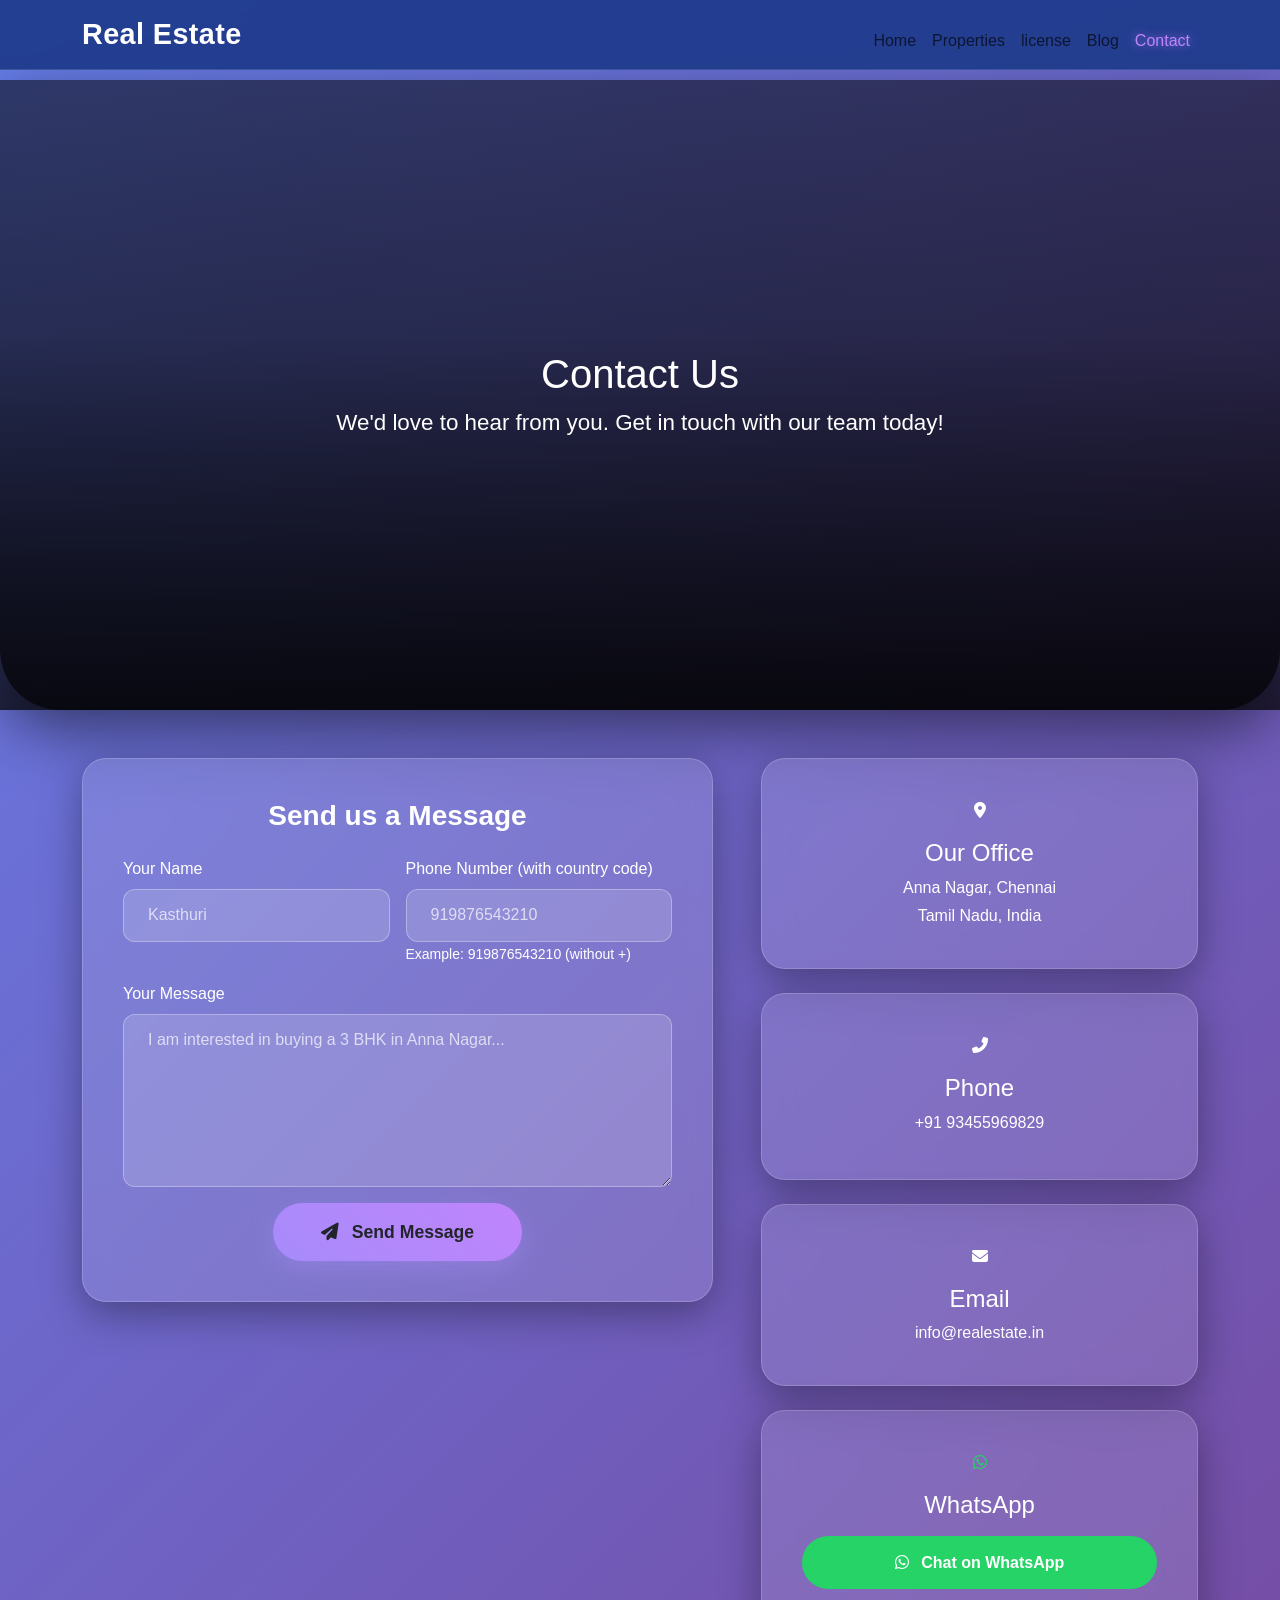
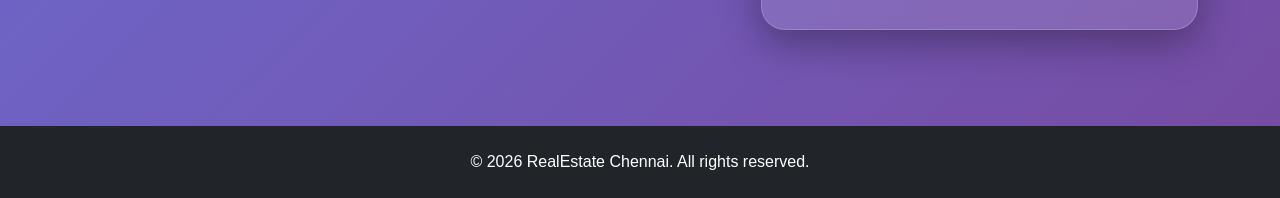
<file: contact.html>
<!DOCTYPE html>
<html lang="en">
<head>
    <meta charset="UTF-8">
    <meta name="viewport" content="width=device-width, initial-scale=1.0">
    <title>Contact Us - RealEstate Chennai</title>

    <link href="https://cdn.jsdelivr.net/npm/bootstrap@5.3.3/dist/css/bootstrap.min.css" rel="stylesheet">
    <link rel="stylesheet" href="https://cdnjs.cloudflare.com/ajax/libs/font-awesome/6.5.0/css/all.min.css">
    <link rel="stylesheet" href="https://cdnjs.cloudflare.com/ajax/libs/animate.css/4.1.1/animate.min.css">

    <style>
        body {
            background: linear-gradient(135deg, #667eea 0%, #764ba2 100%);
            color: white;
            min-height: 100vh;
            font-family: 'Segoe UI', sans-serif;
        }
        .navbar {
            background: rgba(30, 58, 138, 0.92) !important;
            backdrop-filter: blur(12px);
            border-bottom: 1px solid rgba(255,255,255,0.12);
        }
        .navbar-brand {
            font-weight: 800;
            font-size: 1.8rem;
            color: #ffffff !important;
            letter-spacing: 0.4px;
        }
        .nav-link.active {
            color: #c084fc !important;
            text-shadow: 0 0 10px rgba(192,132,252,0.7);
        }
        .contact-header {
            position: relative;
            height: 70vh;
            min-height: 500px;
            background: linear-gradient(rgba(0,0,0,0.55), rgba(0,0,0,0.75)),
                        url('https://images.pexels.com/photos/106399/pexels-photo-106399.jpeg?auto=compress&cs=tinysrgb&w=1920') center/cover no-repeat;
            display: flex;
            align-items: center;
            justify-content: center;
            text-align: center;
            border-bottom-left-radius: 60px;
            border-bottom-right-radius: 60px;
            box-shadow: 0 20px 60px rgba(0,0,0,0.5);
        }
        .contact-overlay {
            position: absolute;
            inset: 0;
            background: linear-gradient(to bottom, transparent 40%, rgba(0,0,0,0.7));
        }
       
        
        .contact-subtitle {
            font-size: 1.4rem;
            max-width: 800px;
            margin: 0 auto;
            opacity: 0.9;
            z-index: 2;
        }
        .contact-card {
            background: rgba(255,255,255,0.12);
            backdrop-filter: blur(15px);
            border: 1px solid rgba(255,255,255,0.18);
            border-radius: 24px;
            padding: 2.5rem;
            transition: all 0.4s ease;
            box-shadow: 0 12px 40px rgba(0,0,0,0.35);
        }
        .contact-card:hover {
            transform: translateY(-12px);
            box-shadow: 0 25px 60px rgba(0,0,0,0.5);
        }
        
        .form-control, .form-select {
            background: rgba(255,255,255,0.15);
            border: 1px solid rgba(255,255,255,0.3);
            color: white;
            border-radius: 12px;
            padding: 0.85rem 1.5rem;
        }
        .form-control:focus, .form-select:focus {
            background: rgba(255,255,255,0.25);
            border-color: #c084fc;
            box-shadow: 0 0 0 0.3rem rgba(192,132,252,0.3);
            color: white;
        }
        .form-control::placeholder {
            color: rgba(255,255,255,0.7);
        }
        .btn-submit {
            background: linear-gradient(45deg, #a78bfa, #c084fc);
            border: none;
            padding: 1rem 2.5rem;
            border-radius: 50px;
            font-weight: 600;
            font-size: 1.1rem;
            transition: all 0.3s;
            box-shadow: 0 8px 25px rgba(167,139,250,0.4);
        }
        .btn-submit:hover {
            transform: translateY(-4px);
            box-shadow: 0 15px 40px rgba(167,139,250,0.6);
            background: linear-gradient(45deg, #c084fc, #a78bfa);
        }
        .whatsapp-btn {
            background: #25D366;
            color: white;
            border: none;
            padding: 0.9rem 2rem;
            border-radius: 50px;
            font-weight: 600;
            transition: all 0.3s;
        }
        .whatsapp-btn:hover {
            background: #20b858;
            transform: translateY(-3px);
        }
        body {
            padding-top: 80px;
        }
        .navbar-toggler {
            border-color: rgba(255,255,255,0.35);
        }
        .navbar-collapse {
            margin-top: 0.75rem;
        }
        @media (max-width: 991.98px) {
            body {
                padding-top: 72px;
            }
            .navbar-collapse {
                background: rgba(15, 23, 42, 0.95);
                border-radius: 16px;
                padding: 1rem;
                box-shadow: 0 18px 32px rgba(15, 23, 42, 0.28);
            }
            .contact-header {
                min-height: 430px;
                height: auto;
                padding: 5rem 1rem 3rem;
                border-bottom-left-radius: 32px;
                border-bottom-right-radius: 32px;
            }
            .contact-title {
                font-size: clamp(2.3rem, 8vw, 3.6rem);
            }
            .contact-subtitle {
                font-size: 1.1rem;
            }
            .contact-card {
                padding: 1.5rem;
            }
        }
        @media (max-width: 575.98px) {
            body {
                padding-top: 68px;
            }
            .contact-header {
                min-height: 360px;
                padding: 4.5rem 1rem 2.5rem;
                border-bottom-left-radius: 24px;
                border-bottom-right-radius: 24px;
            }
            .contact-subtitle {
                font-size: 1rem;
            }
            .btn-submit,
            .whatsapp-btn {
                width: 100%;
            }
        }
    </style>
</head>
<body>

    <!-- Navbar -->
    <nav class="navbar navbar-expand-lg fixed-top">
        <div class="container">
            <a class="navbar-brand fw-bold" href="index.html">Real Estate</a>
            <button class="navbar-toggler" type="button" data-bs-toggle="collapse" data-bs-target="#navbarNav">
                <span class="navbar-toggler-icon"></span>
            </button>
            <div class="collapse navbar-collapse" id="navbarNav">
                <ul class="navbar-nav ms-auto">
                    <li class="nav-item"><a class="nav-link" href="index.html">Home</a></li>
                    <li class="nav-item"><a class="nav-link" href="properties.html">Properties</a></li>
                  <li class="nav-item"><a class="nav-link" href="license.html">license</a></li>
                    <li class="nav-item"><a class="nav-link" href="blog.html">Blog</a></li>
                    <li class="nav-item"><a class="nav-link active" href="contact.html">Contact</a></li>
                </ul>
            </div>
        </div>
    </nav>

    <!-- Contact Header -->
    <header class="contact-header">
        <div class="contact-overlay"></div>
        <div class="position-relative z-2">
            <h1 class="contact-title animate__animated animate__fadeInDown">Contact Us</h1>
            <p class="contact-subtitle animate__animated animate__fadeInUp">We'd love to hear from you. Get in touch with our team today!</p>
        </div>
    </header>

    <!-- Contact Section -->
    <section class="py-5">
        <div class="container">
            <div class="row g-5">
                <!-- Form -->
                <div class="col-lg-7">
                    <div class="contact-card animate__animated animate__fadeInLeft">
                        <h3 class="mb-4 fw-bold text-center">Send us a Message</h3>
                        <form id="contactForm">
                            <div class="row g-3">
                                <div class="col-md-6">
                                    <label class="form-label fw-medium">Your Name</label>
                                    <input type="text" class="form-control" id="name" placeholder="Kasthuri" required>
                                </div>
                                <div class="col-md-6">
                                    <label class="form-label fw-medium">Phone Number (with country code)</label>
                                    <input type="tel" class="form-control" id="phone" placeholder="919876543210" required pattern="[0-9]{10,15}">
                                    <small class="text-white-75">Example: 919876543210 (without +)</small>
                                </div>
                                <div class="col-12">
                                    <label class="form-label fw-medium">Your Message</label>
                                    <textarea class="form-control" id="message" rows="6" placeholder="I am interested in buying a 3 BHK in Anna Nagar..." required></textarea>
                                </div>
                                <div class="col-12 text-center">
                                    <button type="submit" class="btn btn-submit px-5 py-3 fw-bold">
                                        <i class="fas fa-paper-plane me-2"></i> Send Message
                                    </button>
                                </div>
                            </div>
                        </form>
                    </div>
                </div>

                <!-- Contact Info -->
                <div class="col-lg-5">
                    <div class="contact-card animate__animated animate__fadeInRight mb-4">
                        <div class="text-center">
                            <i class="fas fa-map-marker-alt contact-icon"></i>
                            <h4 class="mt-3">Our Office</h4>
                            <p class="mb-1">Anna Nagar, Chennai</p>
                            <p class="mb-0">Tamil Nadu, India</p>
                        </div>
                    </div>

                    <div class="contact-card animate__animated animate__fadeInRight mb-4">
                        <div class="text-center">
                            <i class="fas fa-phone-alt contact-icon"></i>
                            <h4 class="mt-3">Phone</h4>
                            <p class="mb-1">+91 93455969829</p>
                           
                        </div>
                    </div>

                    <div class="contact-card animate__animated animate__fadeInRight mb-4">
                        <div class="text-center">
                            <i class="fas fa-envelope contact-icon"></i>
                            <h4 class="mt-3">Email</h4>
                            <p class="mb-0">info@realestate.in</p>
                        </div>
                    </div>

                    <div class="contact-card animate__animated animate__fadeInRight">
                        <div class="text-center">
                            <i class="fab fa-whatsapp contact-icon" style="color: #25D366;"></i>
                            <h4 class="mt-3">WhatsApp</h4>
                            <a href="https://wa.me/919876543210" target="_blank" class="btn whatsapp-btn w-100 mt-2">
                                <i class="fab fa-whatsapp me-2"></i> Chat on WhatsApp
                            </a>
                        </div>
                    </div>
                </div>
            </div>
        </div>
    </section>

    <!-- Footer -->
    <footer class="bg-dark text-white text-center py-4 mt-5">
        <div class="container">
            <p class="mb-0">© 2026 RealEstate Chennai. All rights reserved.</p>
        </div>
    </footer>

    <!-- Bootstrap JS -->
    <script src="https://cdn.jsdelivr.net/npm/bootstrap@5.3.3/dist/js/bootstrap.bundle.min.js"></script>

    <!-- WhatsApp Form Submit -->
    <script>
        document.getElementById('contactForm').addEventListener('submit', function(e) {
            e.preventDefault();

            const name = document.getElementById('name').value.trim();
            const phone = document.getElementById('phone').value.trim();
            const message = document.getElementById('message').value.trim();

            if (!name || !phone || !message) {
                alert("Please fill all fields!");
                return;
            }

            const text = 
                "*New Enquiry from RealEstate Website!*" + "\n\n" +
                "*Name:* " + name + "\n" +
                "*Phone:* " + phone + "\n" +
                "*Message:* " + message;

            const encodedText = encodeURIComponent(text);
            const waNumber = "919876543210"; // உன் number-ஐ இங்க மாத்து (without +)
            const whatsappUrl = `https://wa.me/${waNumber}?text=${encodedText}`;

            window.open(whatsappUrl, '_blank');
            this.reset();
            alert("Thank you! Opening WhatsApp with your message...");
        });
    </script>
</body>
</html>
</file>
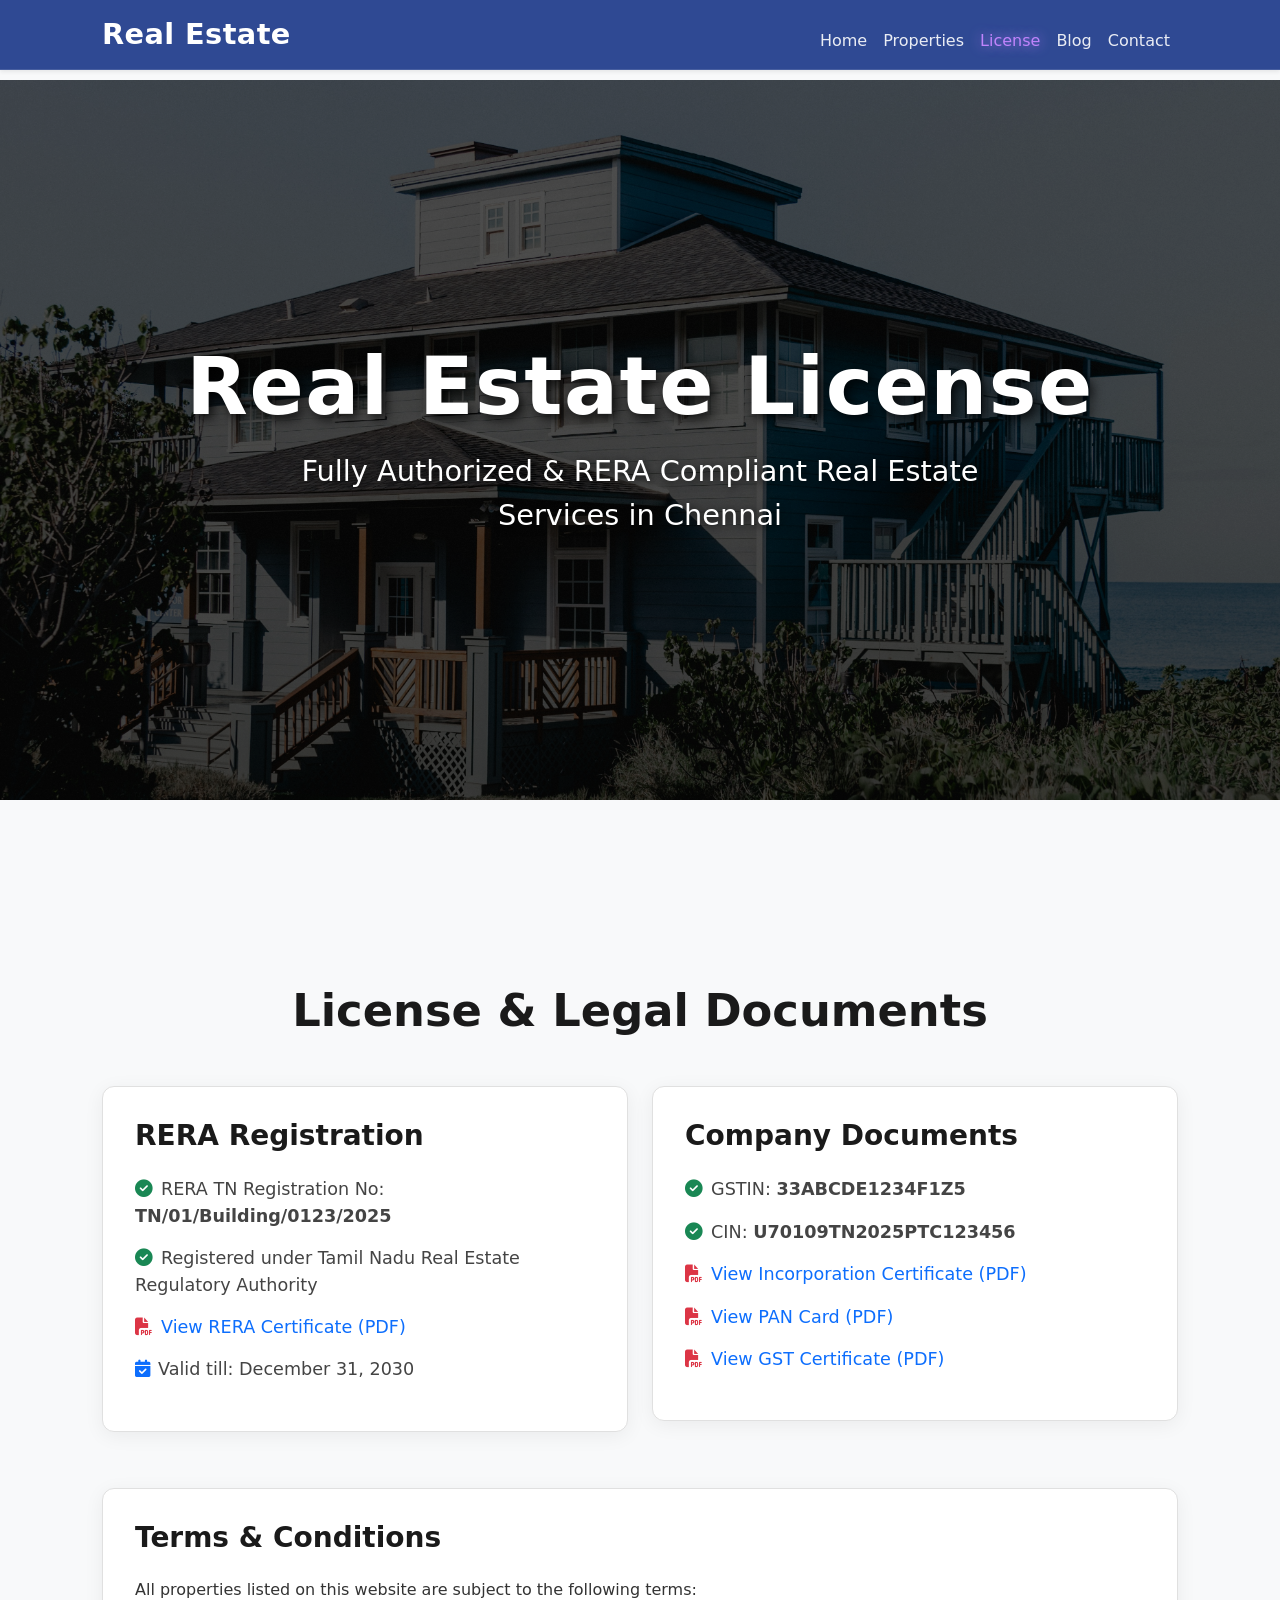
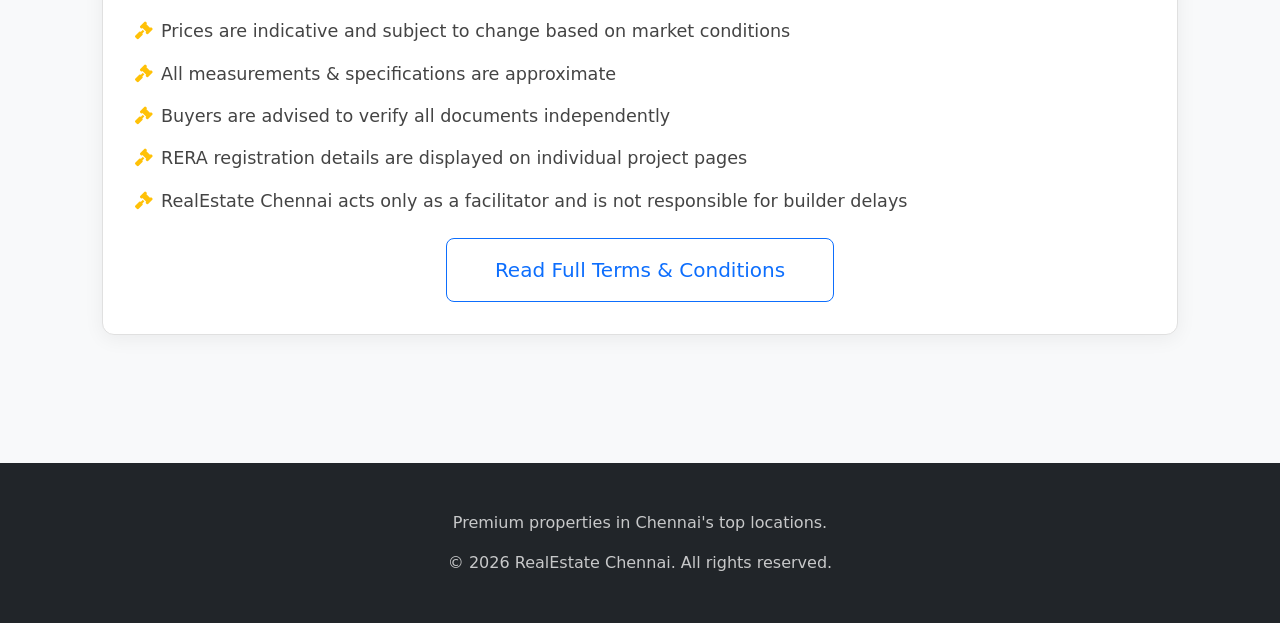
<file: license.html>
<!DOCTYPE html>
<html lang="en">
<head>
    <meta charset="UTF-8">
    <meta name="viewport" content="width=device-width, initial-scale=1.0">
    <title>License & Legal Documents - RealEstate Chennai</title>
    <link href="https://cdn.jsdelivr.net/npm/bootstrap@5.3.3/dist/css/bootstrap.min.css" rel="stylesheet">
    <link rel="stylesheet" href="https://cdnjs.cloudflare.com/ajax/libs/font-awesome/6.5.0/css/all.min.css">
    <link rel="stylesheet" href="https://cdnjs.cloudflare.com/ajax/libs/animate.css/4.1.1/animate.min.css">
    <style>
         body {
            background: linear-gradient(135deg, #667eea 0%, #764ba2 100%);
            color: white;
            min-height: 100vh;
            font-family: 'Segoe UI', sans-serif;
        }
        .navbar {
            background: rgba(30, 58, 138, 0.92) !important;
            backdrop-filter: blur(12px);
            border-bottom: 1px solid rgba(255,255,255,0.12);
        }
        .navbar-brand {
            font-weight: 800;
            font-size: 1.8rem;
            color: #ffffff !important;
            letter-spacing: 0.4px;
        }
        .nav-link {
            color: rgba(255,255,255,0.9) !important;
            transition: all 0.3s;
        }
        .nav-link:hover, .nav-link.active {
            color: #c084fc !important;
            text-shadow: 0 0 12px rgba(192,132,252,0.8);
        }
        body {
            background: #f8f9fa;
            color: #333;
            font-family: 'Segoe UI', system-ui, sans-serif;
        }
        .container { max-width: 1100px; }

        /* Hero Section - same as home page background */
        .hero {
            position: relative;
            height: 80vh;
            min-height: 600px;
            background-image: url('images/home-hero-house.jpg');  /* ← Home page background image path இங்க paste பண்ணுங்க */
            background:
                linear-gradient(rgba(0,0,0,0.45), rgba(0,0,0,0.55)),
                url('images/beach-house.jpg') center 30%/cover no-repeat;
            display: flex;
            align-items: center;
            justify-content: center;
            text-align: center;
            color: white;
        }
        .hero-overlay {
            position: absolute;
            top: 0; left: 0; width: 100%; height: 100%;
            background: rgba(0, 0, 0, 0.40);   /* same professional overlay */
            z-index: 1;
        }
        .hero-content {
            position: relative;
            z-index: 2;
            padding: 3rem 1rem;
            max-width: 1100px;
        }
        .hero-content h1 {
            font-size: 5rem;
            font-weight: 900;
            margin-bottom: 1.2rem;
            text-shadow: 4px 4px 12px rgba(0, 0, 0, 0.85);
            letter-spacing: 1.5px;
            line-height: 1.1;
        }
        .hero-content p {
            font-size: 1.8rem;
            font-weight: 500;
            max-width: 800px;
            margin: 0 auto;
            text-shadow: 2px 2px 8px rgba(0,0,0,0.75);
        }
        @media (max-width: 992px) {
            .hero { height: 70vh; }
            .hero-content h1 { font-size: 4rem; }
            .hero-content p { font-size: 1.5rem; }
        }
        @media (max-width: 768px) {
            .hero { height: 60vh; }
            .hero-content h1 { font-size: 3.2rem; }
            .hero-content p { font-size: 1.3rem; }
        }

        .page-title {
            font-size: 2.8rem;
            font-weight: 700;
            color: #1a1a1a;
            text-align: center;
            margin: 4rem 0 3rem;
        }
        .legal-card {
            background: white;
            border-radius: 12px;
            padding: 2rem;
            box-shadow: 0 4px 20px rgba(0,0,0,0.06);
            border: 1px solid #e0e0e0;
            margin-bottom: 2rem;
        }
        .legal-card h3 {
            color: #1a1a1a;
            font-weight: 700;
            margin-bottom: 1.5rem;
        }
        .doc-list li {
            font-size: 1.1rem;
            margin-bottom: 1rem;
            color: #444;
        }
        .doc-list a {
            color: #0d6efd;
            text-decoration: none;
        }
        .doc-list a:hover {
            text-decoration: underline;
        }
        footer {
            background: #1a1a1a;
            color: #ccc;
            padding: 3rem 0 2rem;
            margin-top: 5rem;
        }
        body {
            padding-top: 80px;
        }
        .navbar-toggler {
            border-color: rgba(255,255,255,0.35);
        }
        .navbar-collapse {
            margin-top: 0.75rem;
        }
        @media (max-width: 991.98px) {
            body {
                padding-top: 72px;
            }
            .navbar-collapse {
                background: rgba(15, 23, 42, 0.95);
                border-radius: 16px;
                padding: 1rem;
                box-shadow: 0 18px 32px rgba(15, 23, 42, 0.28);
            }
            .hero {
                min-height: 430px;
                height: auto;
                padding: 5rem 1rem 3rem;
            }
            .hero-content h1 {
                font-size: clamp(2.4rem, 8vw, 4rem);
            }
            .hero-content p {
                font-size: 1.15rem;
            }
            .legal-card {
                padding: 1.5rem;
            }
        }
        @media (max-width: 575.98px) {
            body {
                padding-top: 68px;
            }
            .hero {
                min-height: 360px;
                padding: 4.5rem 1rem 2.5rem;
            }
            .hero-content h1 {
                font-size: 2rem;
            }
            .hero-content p {
                font-size: 1rem;
            }
            .page-title {
                font-size: 2rem;
                margin: 2.5rem 0 2rem;
            }
            .btn-lg {
                width: 100%;
            }
        }
    </style>
</head>
<body>

    <!-- Navbar fixed-top -->
    <nav class="navbar navbar-expand-lg navbar-dark bg-dark fixed-top shadow-sm">
        <div class="container">
            <a class="navbar-brand fw-bold" href="index.html">Real Estate</a>
            <button class="navbar-toggler" type="button" data-bs-toggle="collapse" data-bs-target="#navbarNav">
                <span class="navbar-toggler-icon"></span>
            </button>
            <div class="collapse navbar-collapse" id="navbarNav">
                <ul class="navbar-nav ms-auto">
                    <li class="nav-item"><a class="nav-link" href="index.html">Home</a></li>
                    <li class="nav-item"><a class="nav-link" href="properties.html">Properties</a></li>
                    <li class="nav-item"><a class="nav-link active" href="license.html">License</a></li>
                    <li class="nav-item"><a class="nav-link" href="blog.html">Blog</a></li>
                    <li class="nav-item"><a class="nav-link" href="contact.html">Contact</a></li>
                </ul>
            </div>
        </div>
    </nav>

    <!-- Hero Section - same background as home page -->
    <section class="hero">
        <div class="hero-overlay"></div>
        <div class="hero-content">
            <h1 class="animate__animated animate__fadeInDown">Real Estate License</h1>
            <p class="animate__animated animate__fadeInUp">Fully Authorized & RERA Compliant Real Estate Services in Chennai</p>
        </div>
    </section>

    <!-- Your original license content -->
    <section class="py-5" style="padding-top: 120px !important;">
        <div class="container">
            <h1 class="page-title">License & Legal Documents</h1>
            <div class="row g-4">
                <!-- RERA & Registration -->
                <div class="col-lg-6">
                    <div class="legal-card">
                        <h3>RERA Registration</h3>
                        <ul class="doc-list list-unstyled">
                            <li><i class="fas fa-check-circle text-success me-2"></i>RERA TN Registration No: <strong>TN/01/Building/0123/2025</strong></li>
                            <li><i class="fas fa-check-circle text-success me-2"></i>Registered under Tamil Nadu Real Estate Regulatory Authority</li>
                            <li><i class="fas fa-file-pdf text-danger me-2"></i><a href="#" target="_blank">View RERA Certificate (PDF)</a></li>
                            <li><i class="fas fa-calendar-check text-primary me-2"></i>Valid till: December 31, 2030</li>
                        </ul>
                    </div>
                </div>
                <!-- Company Documents -->
                <div class="col-lg-6">
                    <div class="legal-card">
                        <h3>Company Documents</h3>
                        <ul class="doc-list list-unstyled">
                            <li><i class="fas fa-check-circle text-success me-2"></i>GSTIN: <strong>33ABCDE1234F1Z5</strong></li>
                            <li><i class="fas fa-check-circle text-success me-2"></i>CIN: <strong>U70109TN2025PTC123456</strong></li>
                            <li><i class="fas fa-file-pdf text-danger me-2"></i><a href="#" target="_blank">View Incorporation Certificate (PDF)</a></li>
                            <li><i class="fas fa-file-pdf text-danger me-2"></i><a href="#" target="_blank">View PAN Card (PDF)</a></li>
                            <li><i class="fas fa-file-pdf text-danger me-2"></i><a href="#" target="_blank">View GST Certificate (PDF)</a></li>
                        </ul>
                    </div>
                </div>
                <!-- Terms & Conditions -->
                <div class="col-12">
                    <div class="legal-card">
                        <h3>Terms & Conditions</h3>
                        <p class="mb-3">All properties listed on this website are subject to the following terms:</p>
                        <ul class="doc-list list-unstyled">
                            <li><i class="fas fa-gavel text-warning me-2"></i>Prices are indicative and subject to change based on market conditions</li>
                            <li><i class="fas fa-gavel text-warning me-2"></i>All measurements & specifications are approximate</li>
                            <li><i class="fas fa-gavel text-warning me-2"></i>Buyers are advised to verify all documents independently</li>
                            <li><i class="fas fa-gavel text-warning me-2"></i>RERA registration details are displayed on individual project pages</li>
                            <li><i class="fas fa-gavel text-warning me-2"></i>RealEstate Chennai acts only as a facilitator and is not responsible for builder delays</li>
                        </ul>
                        <div class="mt-4 text-center">
                            <a href="#" class="btn btn-outline-primary btn-lg px-5 py-3">Read Full Terms & Conditions</a>
                        </div>
                    </div>
                </div>
            </div>
        </div>
    </section>

    <!-- Footer -->
    <footer class="bg-dark text-white py-5 mt-5">
        <div class="container text-center">
            <p class="mb-3 opacity-75">Premium properties in Chennai's top locations.</p>
            <p class="mb-0 opacity-75">© 2026 RealEstate Chennai. All rights reserved.</p>
        </div>
    </footer>

    <script src="https://cdn.jsdelivr.net/npm/bootstrap@5.3.3/dist/js/bootstrap.bundle.min.js"></script>
</body>
</html>
</file>
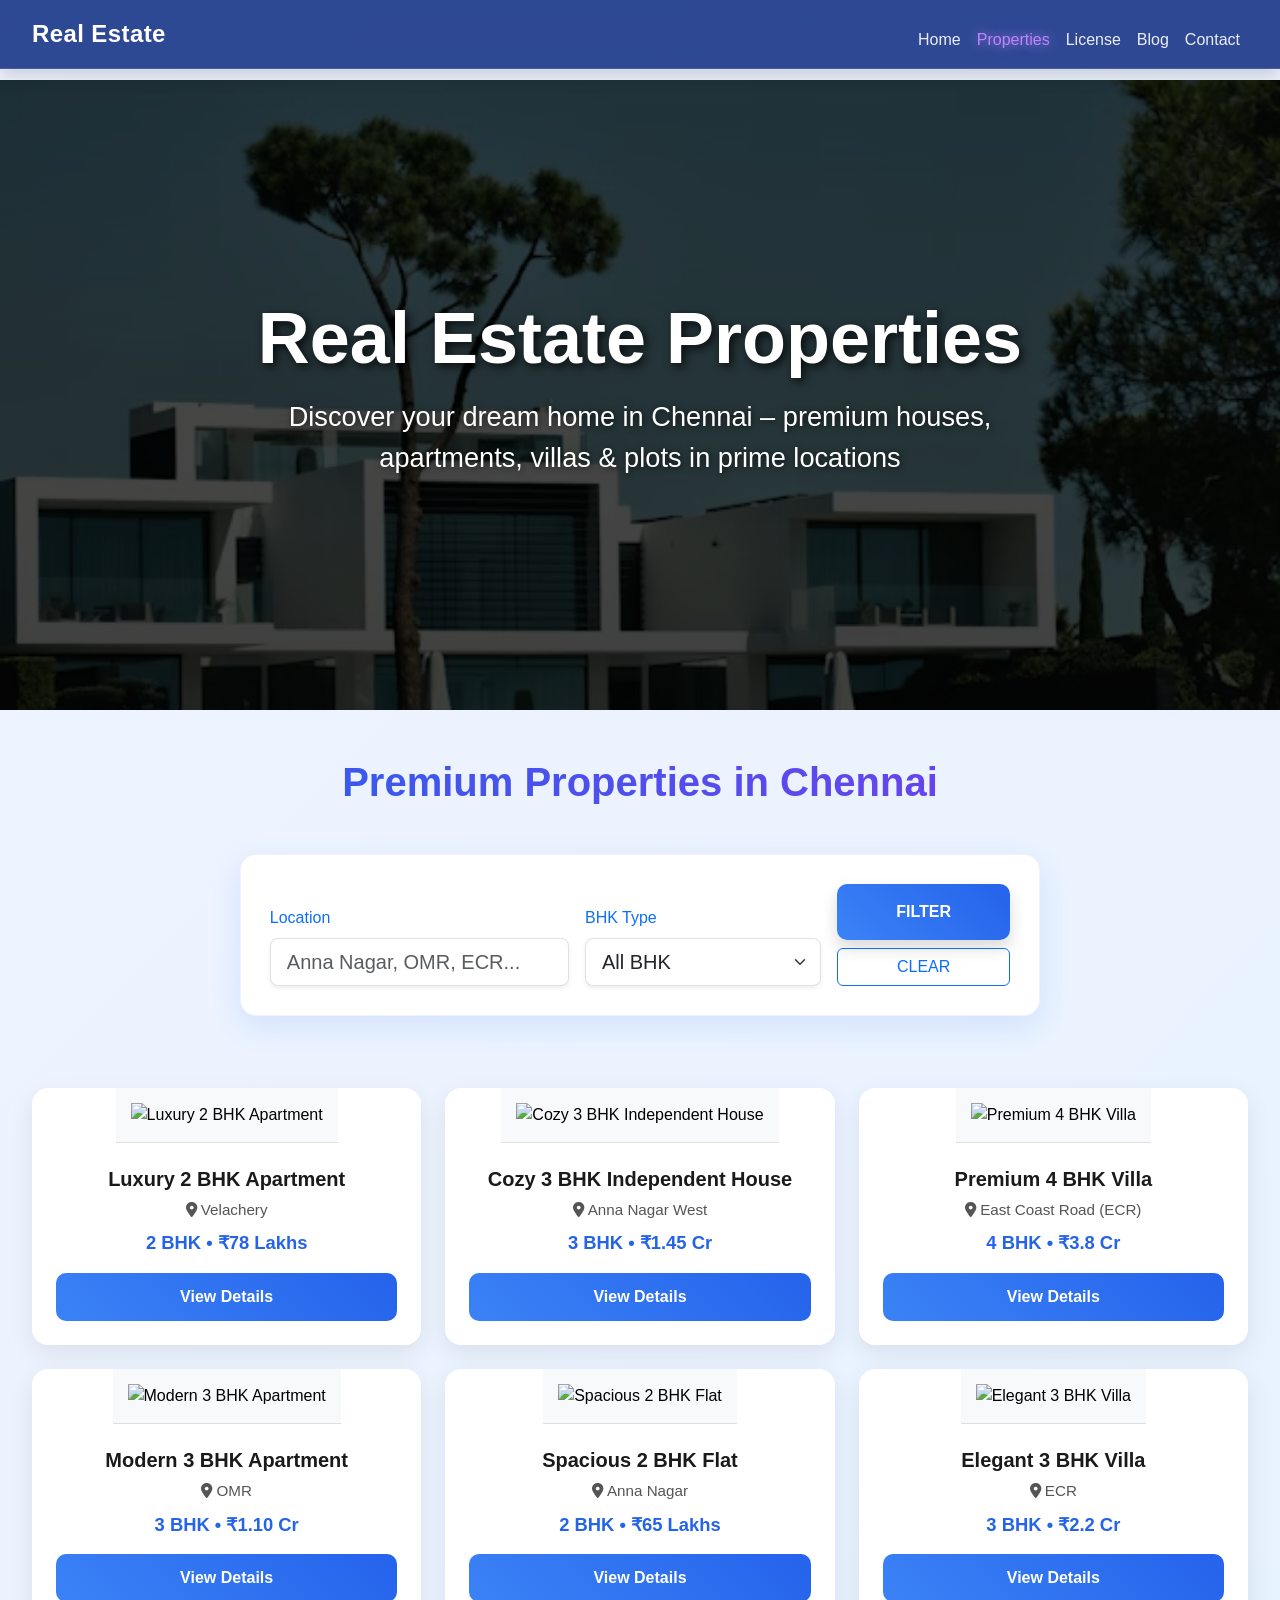
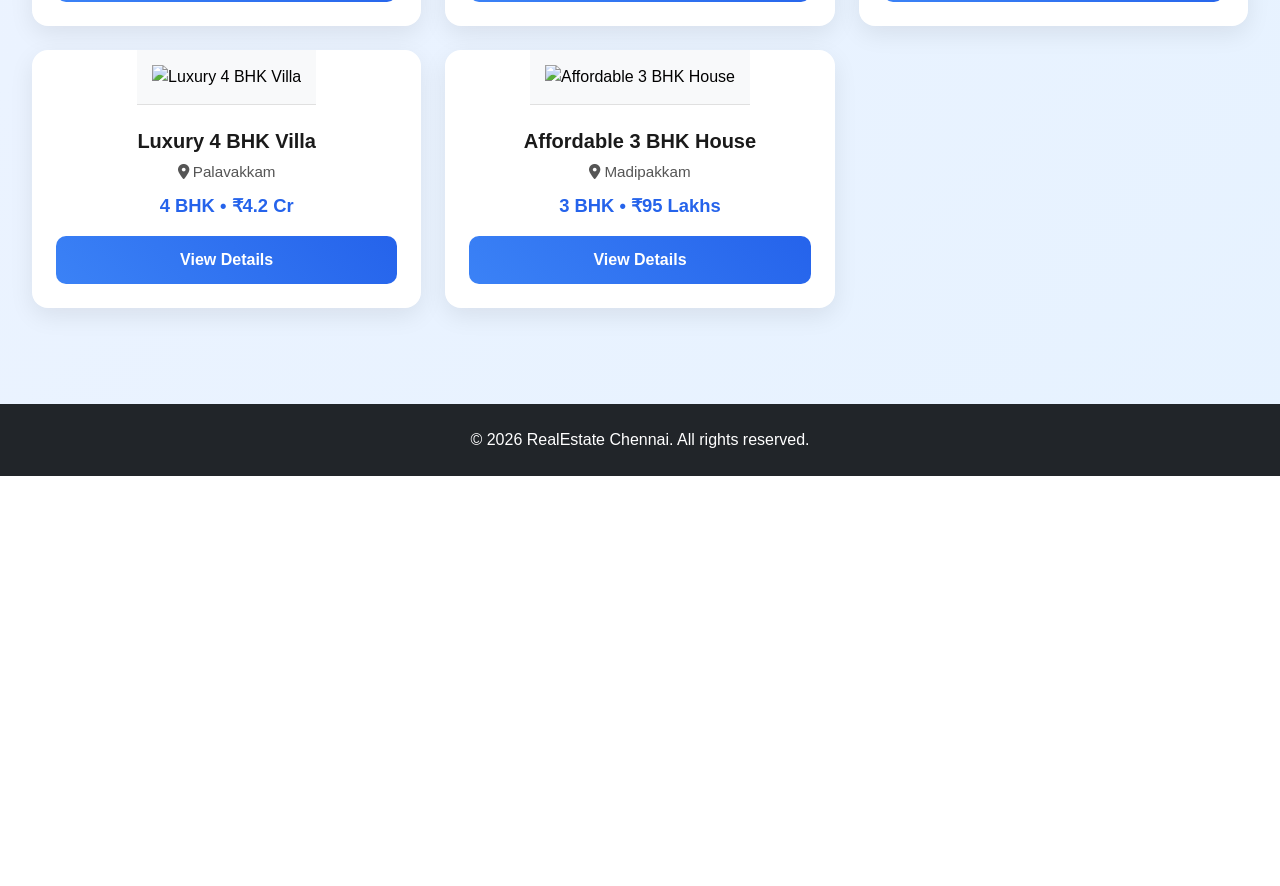
<file: properties.html>
<!DOCTYPE html>
<html lang="en">
<head>
    <meta charset="UTF-8">
    <meta name="viewport" content="width=device-width, initial-scale=1.0">
    <title>Properties - RealEstate Chennai</title>
    <link href="https://cdn.jsdelivr.net/npm/bootstrap@5.3.3/dist/css/bootstrap.min.css" rel="stylesheet">
    <link rel="stylesheet" href="https://cdnjs.cloudflare.com/ajax/libs/animate.css/4.1.1/animate.min.css">
    <link rel="stylesheet" href="https://cdnjs.cloudflare.com/ajax/libs/font-awesome/6.5.0/css/all.min.css">
    <style>
         body {
            background: linear-gradient(135deg, #667eea 0%, #764ba2 100%);
            color: black;
            min-height: 100vh;
            font-family: 'Segoe UI', sans-serif;
        }
        .navbar {
            background: rgba(30, 58, 138, 0.92) !important;
            backdrop-filter: blur(12px);
            border-bottom: 1px solid rgba(255,255,255,0.12);
        }
        .navbar-brand {
            font-weight: 800;
            font-size: 1.8rem;
            color: #ffffff !important;
            letter-spacing: 0.4px;
        }
        .nav-link {
            color: rgba(255,255,255,0.9) !important;
            transition: all 0.3s;
        }
        .nav-link:hover, .nav-link.active {
            color: #c084fc !important;
            text-shadow: 0 0 12px rgba(192,132,252,0.8);
        }
        body {
            background: linear-gradient(135deg, #f0f4ff, #e6f2ff);
            font-family: 'Segoe UI', Tahoma, Geneva, Verdana, sans-serif;
        }

        /* Hero Section - same look as contact page / home page */
        .hero {
            position: relative;
            height: 70vh;
            min-height: 500px;
            background-image: url('images/home-hero-house.jpg');  /* ← CHANGE THIS to your actual home/contact background image path */
            background:
                linear-gradient(rgba(0,0,0,0.45), rgba(0,0,0,0.55)),
                url('images/properties.jpg') center/cover no-repeat;
            display: flex;
            align-items: center;
            justify-content: center;
            text-align: center;
            color: white;
        }

        .hero-overlay {
            position: absolute;
            top: 0;
            left: 0;
            width: 100%;
            height: 100%;
            background: rgba(0, 0, 0, 0.45);  /* same darkness as contact page */
            z-index: 1;
        }

        .hero-content {
            position: relative;
            z-index: 2;
            padding: 2rem;
            max-width: 900px;
        }

        .hero-content h1 {
            font-size: 4.5rem;
            font-weight: bold;
            margin-bottom: 1rem;
            text-shadow: 3px 3px 10px rgba(0,0,0,0.8);
        }

        .hero-content p {
            font-size: 1.7rem;
            text-shadow: 1px 1px 6px rgba(0,0,0,0.7);
        }

        @media (max-width: 768px) {
            .hero {
                height: 60vh;
            }
            .hero-content h1 {
                font-size: 3rem;
            }
            .hero-content p {
                font-size: 1.4rem;
            }
        }

        /* Your original styles - unchanged */
        .container { max-width: 1240px; }
        .page-title {
            font-weight: 800;
            background: linear-gradient(90deg, #2563eb, #7c3aed);
            -webkit-background-clip: text;
            background-clip: text;
            -webkit-text-fill-color: transparent;
            color: transparent;
        }
        .filter-card {
            background: white;
            border-radius: 16px;
            padding: 1.8rem;
            box-shadow: 0 10px 30px rgba(37,99,235,0.12);
            border: 1px solid rgba(37,99,235,0.08);
        }
        .property-card {
            border: none;
            border-radius: 16px;
            overflow: hidden;
            background: white;
            box-shadow: 0 8px 25px rgba(0,0,0,0.08);
            transition: all 0.4s ease;
            text-align: center;
        }
        .property-card:hover {
            transform: translateY(-12px) scale(1.02);
            box-shadow: 0 20px 45px rgba(37,99,235,0.22);
        }
        .card-img-top {
            height: 260px;
            width: 100%;
            object-fit: contain;
            object-position: center;
            background: #f8f9fa;
            border-bottom: 1px solid #e0e0e0;
            padding: 15px;
            transition: transform 0.5s ease;
        }
        .property-card:hover .card-img-top {
            transform: scale(1.05);
        }
        .card-body {
            padding: 1.5rem;
        }
        .card-title {
            font-size: 1.25rem;
            font-weight: 700;
            margin-bottom: 0.5rem;
            color: #1a1a1a;
        }
        .card-location {
            font-size: 0.95rem;
            color: #555;
            margin-bottom: 0.5rem;
        }
        .card-price {
            font-size: 1.15rem;
            font-weight: 700;
            color: #2563eb;
            margin-bottom: 1rem;
        }
        .btn-primary {
            background: linear-gradient(45deg, #3b82f6, #2563eb);
            border: none;
            padding: 0.75rem 1.5rem;
            border-radius: 10px;
            font-weight: 600;
        }
        .btn-whatsapp {
            background: linear-gradient(45deg, #25D366, #128C7E);
            color: white !important;
            border: none;
            padding: 1rem 1.8rem;
            border-radius: 50px;
            font-size: 1.1rem;
            font-weight: 600;
            box-shadow: 0 8px 25px rgba(37,213,102,0.35);
            transition: all 0.3s ease;
            display: flex;
            align-items: center;
            justify-content: center;
            gap: 12px;
        }
        .btn-whatsapp:hover {
            transform: translateY(-4px);
            box-shadow: 0 15px 35px rgba(37,213,102,0.5);
            background: linear-gradient(45deg, #20b858, #0e7a6d);
        }
        .modal-content {
            border-radius: 20px;
            border: none;
            overflow: hidden;
            box-shadow: 0 25px 70px rgba(0,0,0,0.25);
        }
        .modal-header {
            background: linear-gradient(90deg, #25D366, #128C7E);
            color: white;
            border-bottom: none;
        }
        .property-info {
            background: linear-gradient(135deg, #f0fdf4, #ecfdf5);
            padding: 1.5rem;
            border-radius: 12px;
            margin: 1rem 0;
        }
        .no-results {
            color: #6b7280;
            font-size: 1.25rem;
            text-align: center;
            padding: 5rem 0;
        }
        .navbar-toggler {
            border-color: rgba(255,255,255,0.35);
        }
        .navbar-collapse {
            margin-top: 0.75rem;
        }
        @media (max-width: 991.98px) {
            body {
                padding-top: 72px !important;
            }
            .navbar-collapse {
                background: rgba(15, 23, 42, 0.95);
                border-radius: 16px;
                padding: 1rem;
                box-shadow: 0 18px 32px rgba(15, 23, 42, 0.28);
            }
            .hero {
                min-height: 420px;
                height: auto;
                padding: 6rem 1rem 3rem;
            }
            .hero-content {
                padding: 1rem;
            }
            .hero-content h1 {
                font-size: clamp(2.4rem, 8vw, 3.6rem);
            }
            .hero-content p {
                font-size: 1.15rem;
            }
            .filter-card {
                padding: 1.25rem;
            }
            .card-img-top {
                height: 220px;
                object-fit: cover;
            }
        }
        @media (max-width: 575.98px) {
            body {
                padding-top: 68px !important;
            }
            .hero {
                min-height: 360px;
                padding: 5rem 1rem 2.5rem;
            }
            .hero-content h1 {
                font-size: 2rem;
            }
            .hero-content p {
                font-size: 1rem;
            }
            .page-title {
                font-size: 2rem;
            }
            .modal-dialog {
                margin: 0.75rem;
            }
            #modalImage {
                height: 220px !important;
            }
            .btn-whatsapp {
                font-size: 1rem;
                padding: 0.9rem 1.2rem;
            }
        }
    </style>
</head>
<body style="padding-top: 80px !important;">

    <!-- Navbar - fixed-top so it stays on top -->
    <nav class="navbar navbar-expand-lg navbar-dark shadow fixed-top" style="background: linear-gradient(90deg, #1e40af, #3b82f6);">
        <div class="container">
            <a class="navbar-brand fw-bold fs-4" href="index.html">Real Estate</a>
            <button class="navbar-toggler" type="button" data-bs-toggle="collapse" data-bs-target="#navbarNav">
                <span class="navbar-toggler-icon"></span>
            </button>
            <div class="collapse navbar-collapse" id="navbarNav">
                <ul class="navbar-nav ms-auto">
                    <li class="nav-item"><a class="nav-link" href="index.html">Home</a></li>
                    <li class="nav-item"><a class="nav-link active" href="properties.html">Properties</a></li>
                    <li class="nav-item"><a class="nav-link" href="license.html">License</a></li>
                    <li class="nav-item"><a class="nav-link" href="blog.html">Blog</a></li>
                    <li class="nav-item"><a class="nav-link" href="contact.html">Contact</a></li>
                </ul>
            </div>
        </div>
    </nav>

    <!-- Hero Section - same as contact / home page -->
    <section class="hero">
        <div class="hero-overlay"></div>
        <div class="hero-content">
            <h1 class="animate__animated animate__fadeInDown">Real Estate Properties</h1>
            <p class="animate__animated animate__fadeInUp">Discover your dream home in Chennai – premium houses, apartments, villas & plots in prime locations</p>
        </div>
    </section>

    <!-- Your original main content -->
    <section class="py-5">
        <div class="container">
            <h1 class="page-title text-center mb-5 animate__animated animate__fadeIn">Premium Properties in Chennai</h1>

            <!-- Filter -->
            <div class="filter-card mx-auto" style="max-width: 800px;">
                <div class="row g-3 align-items-end">
                    <div class="col-md-5">
                        <label class="form-label fw-medium text-primary">Location</label>
                        <input type="text" id="filterLocation" class="form-control form-control-lg shadow-sm" placeholder="Anna Nagar, OMR, ECR...">
                    </div>
                    <div class="col-md-4">
                        <label class="form-label fw-medium text-primary">BHK Type</label>
                        <select id="filterBhk" class="form-select form-select-lg shadow-sm">
                            <option value="">All BHK</option>
                            <option value="1">1 BHK</option>
                            <option value="2">2 BHK</option>
                            <option value="3">3 BHK</option>
                            <option value="4">4+ BHK</option>
                        </select>
                    </div>
                    <div class="col-md-3">
                        <button id="applyFilter" class="btn btn-primary w-100 py-3 fw-bold shadow">FILTER</button>
                        <button id="clearFilter" class="btn btn-outline-primary w-100 mt-2">CLEAR</button>
                    </div>
                </div>
            </div>

            <!-- Properties Grid -->
            <div class="row g-4 mt-5" id="propertiesGrid"></div>

            <div id="noResults" class="no-results d-none text-center py-5">
                <i class="fas fa-search fa-3x text-muted mb-3"></i>
                <h4>No properties found</h4>
                <p>Try different filters or clear selection</p>
            </div>
        </div>
    </section>

    <!-- Footer -->
    <footer class="bg-dark text-white text-center py-4 mt-5">
        <div class="container">
            <p class="mb-0">© 2026 RealEstate Chennai. All rights reserved.</p>
        </div>
    </footer>

    <!-- Attractive WhatsApp Modal -->
    <div class="modal fade" id="propertyModal" tabindex="-1" aria-labelledby="propertyModalLabel" aria-hidden="true">
        <div class="modal-dialog modal-lg modal-dialog-centered">
            <div class="modal-content border-0 shadow-xl rounded-4 overflow-hidden">
                <div class="modal-header border-0 pb-0" style="background: linear-gradient(90deg, #25D366, #128C7E);">
                    <h5 class="modal-title fw-bold fs-4 text-white" id="propertyModalLabel"></h5>
                    <button type="button" class="btn-close btn-close-white" data-bs-dismiss="modal"></button>
                </div>
                <div class="modal-body pt-3 bg-white">
                    <div class="row g-4">
                        <div class="col-md-6">
                            <img id="modalImage" class="img-fluid rounded-4 shadow-lg" alt="Property" style="height: 340px; object-fit: cover; width: 100%;">
                        </div>
                        <div class="col-md-6 d-flex flex-column justify-content-between">
                            <div>
                                <h4 id="modalTitle" class="fw-bold mb-3 text-dark"></h4>
                                <div class="property-info rounded-3 p-4 mb-4 shadow-sm" style="background: linear-gradient(135deg, #f0fdf4, #ecfdf5); border: 1px solid #d1fae5;">
                                    <p class="mb-2"><i class="fas fa-map-marker-alt text-success me-2"></i><strong>Location:</strong> <span id="modalLocation"></span></p>
                                    <p class="mb-2"><i class="fas fa-home text-success me-2"></i><strong>BHK:</strong> <span id="modalBhk"></span></p>
                                    <p class="mb-3"><i class="fas fa-rupee-sign text-success me-2"></i><strong>Price:</strong> <span id="modalPrice"></span></p>
                                    <p class="mb-0"><i class="fas fa-comment-dots text-success me-2"></i><strong>Description:</strong> <span id="modalDesc"></span></p>
                                </div>
                            </div>
                            <a id="whatsappBtn" href="#" target="_blank" class="btn-whatsapp w-100 py-3 mt-3">
                                <i class="fab fa-whatsapp fa-2x"></i> Message on WhatsApp
                            </a>
                        </div>
                    </div>
                </div>
            </div>
        </div>
    </div>

    <script src="https://cdn.jsdelivr.net/npm/bootstrap@5.3.3/dist/js/bootstrap.bundle.min.js"></script>
    <script>
        // Properties Data
        const propertiesData = [
            { id: 1, title: "Luxury 2 BHK Apartment", location: "Velachery", bhk: "2", price: "₹78 Lakhs", desc: "Gym, pool, prime location, modern interiors", image: "https://images.pexels.com/photos/323780/pexels-photo-323780.jpeg?auto=compress&cs=tinysrgb&w=1260&h=750" },
            { id: 2, title: "Cozy 3 BHK Independent House", location: "Anna Nagar West", bhk: "3", price: "₹1.45 Cr", desc: "Garden, parking, family friendly, near metro", image: "https://images.pexels.com/photos/106399/pexels-photo-106399.jpeg?auto=compress&cs=tinysrgb&w=1260&h=750" },
            { id: 3, title: "Premium 4 BHK Villa", location: "East Coast Road (ECR)", bhk: "4", price: "₹3.8 Cr", desc: "Sea view, private pool, gated community", image: "https://images.pexels.com/photos/7031409/pexels-photo-7031409.jpeg?auto=compress&cs=tinysrgb&w=1260&h=750" },
            { id: 4, title: "Modern 3 BHK Apartment", location: "OMR", bhk: "3", price: "₹1.10 Cr", desc: "Near IT hubs, smart home features", image: "https://images.pexels.com/photos/323780/pexels-photo-323780.jpeg?auto=compress&cs=tinysrgb&w=1260&h=750" },
            { id: 5, title: "Spacious 2 BHK Flat", location: "Anna Nagar", bhk: "2", price: "₹65 Lakhs", desc: "Well ventilated, prime residential area", image: "https://images.pexels.com/photos/106399/pexels-photo-106399.jpeg?auto=compress&cs=tinysrgb&w=1260&h=750" },
            { id: 6, title: "Elegant 3 BHK Villa", location: "ECR", bhk: "3", price: "₹2.2 Cr", desc: "Beachfront location, landscaped garden", image: "https://images.pexels.com/photos/7031409/pexels-photo-7031409.jpeg?auto=compress&cs=tinysrgb&w=1260&h=750" },
            { id: 7, title: "Luxury 4 BHK Villa", location: "Palavakkam", bhk: "4", price: "₹4.2 Cr", desc: "Sea-facing, premium finishes", image: "https://images.pexels.com/photos/7031409/pexels-photo-7031409.jpeg?auto=compress&cs=tinysrgb&w=1260&h=750" },
            { id: 8, title: "Affordable 3 BHK House", location: "Madipakkam", bhk: "3", price: "₹95 Lakhs", desc: "Family-friendly independent house", image: "https://images.pexels.com/photos/106399/pexels-photo-106399.jpeg?auto=compress&cs=tinysrgb&w=1260&h=750" }
        ];

        const grid = document.getElementById('propertiesGrid');
        const noResults = document.getElementById('noResults');

        function renderProperties(data) {
            grid.innerHTML = '';
            if (data.length === 0) {
                noResults.classList.remove('d-none');
                return;
            }
            noResults.classList.add('d-none');
            data.forEach(prop => {
                const whatsappLink = `https://wa.me/919876543210?text=Hi!%20I'm%20interested%20in%20${encodeURIComponent(prop.title)}%20in%20${encodeURIComponent(prop.location)}%20-%20${encodeURIComponent(prop.bhk)}%20BHK%20for%20${encodeURIComponent(prop.price)}`;
                const card = `
                    <div class="col-lg-4 col-md-6">
                        <div class="property-card animate__animated animate__fadeInUp">
                            <img src="${prop.image}" class="card-img-top" alt="${prop.title}" loading="lazy" onerror="this.src='https://via.placeholder.com/800x500/cccccc/555555?text=Property'">
                            <div class="card-body">
                                <h5 class="card-title">${prop.title}</h5>
                                <p class="card-location"><i class="fas fa-map-marker-alt me-1"></i>${prop.location}</p>
                                <p class="card-price">${prop.bhk} BHK • ${prop.price}</p>
                                <button class="btn btn-primary w-100 view-details-btn"
                                        data-bs-toggle="modal" data-bs-target="#propertyModal"
                                        data-title="${prop.title}"
                                        data-location="${prop.location}"
                                        data-bhk="${prop.bhk} BHK"
                                        data-price="${prop.price}"
                                        data-desc="${prop.desc}"
                                        data-image="${prop.image}"
                                        data-whatsapp="${whatsappLink}">
                                    View Details
                                </button>
                            </div>
                        </div>
                    </div>
                `;
                grid.innerHTML += card;
            });
        }

        // Initial render
        renderProperties(propertiesData);

        // Filter logic
        document.getElementById('applyFilter').addEventListener('click', () => {
            const loc = document.getElementById('filterLocation').value.toLowerCase().trim();
            const bhk = document.getElementById('filterBhk').value;
            const filtered = propertiesData.filter(p => {
                const matchLoc = !loc || p.location.toLowerCase().includes(loc);
                const matchBhk = !bhk || p.bhk === bhk;
                return matchLoc && matchBhk;
            });
            renderProperties(filtered);
        });

        document.getElementById('clearFilter').addEventListener('click', () => {
            document.getElementById('filterLocation').value = '';
            document.getElementById('filterBhk').value = '';
            renderProperties(propertiesData);
        });

        // WhatsApp Modal Setup
        document.addEventListener('click', e => {
            if (e.target.classList.contains('view-details-btn')) {
                const btn = e.target;
                document.getElementById('propertyModalLabel').textContent = btn.dataset.title;
                document.getElementById('modalTitle').textContent = btn.dataset.title;
                document.getElementById('modalLocation').textContent = btn.dataset.location;
                document.getElementById('modalBhk').textContent = btn.dataset.bhk;
                document.getElementById('modalPrice').textContent = btn.dataset.price;
                document.getElementById('modalDesc').textContent = btn.dataset.desc;
                document.getElementById('modalImage').src = btn.dataset.image;
                document.getElementById('whatsappBtn').href = btn.dataset.whatsapp;
            }
        });
    </script>
</body>
</html>
</file>
